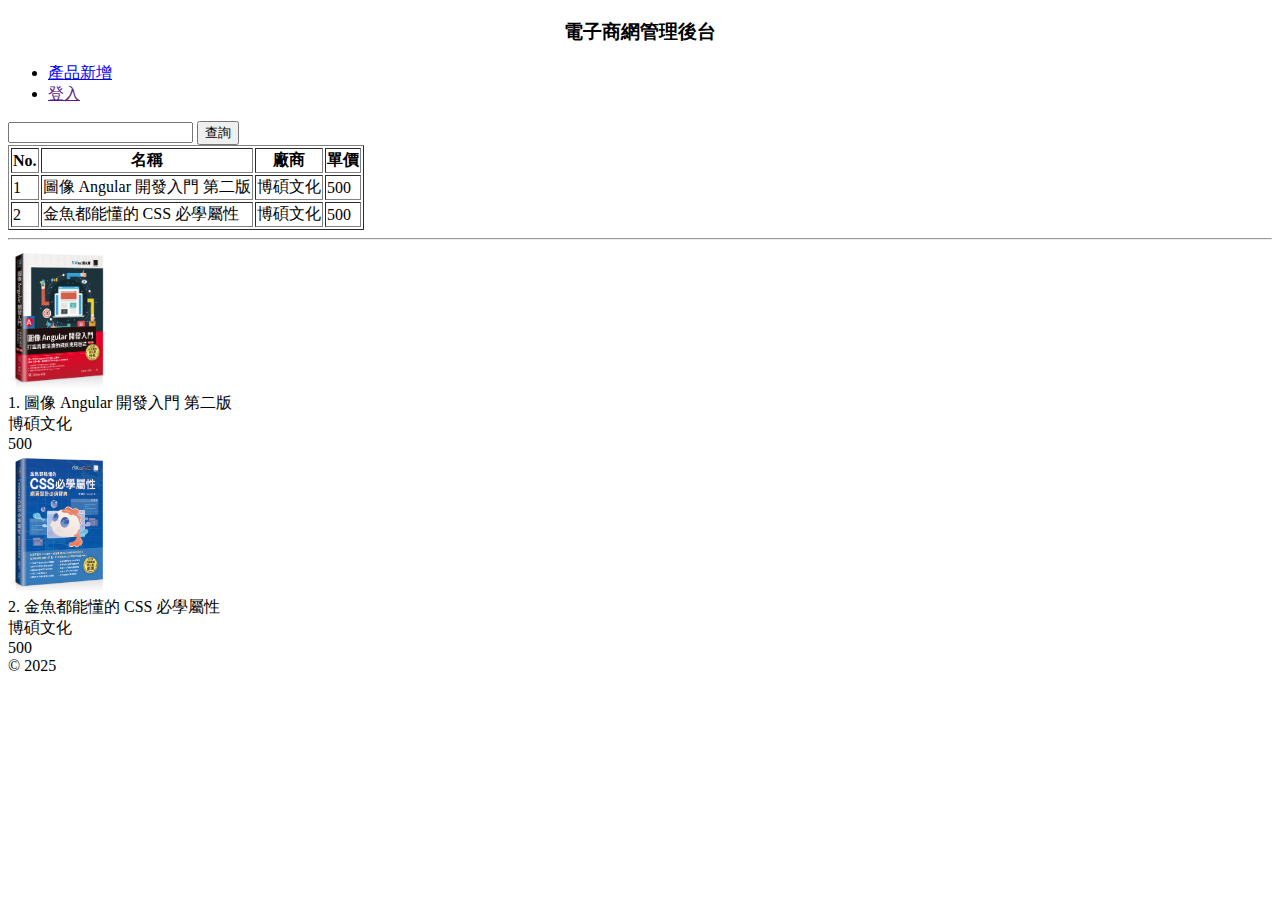
<file: src/index.html>
<!DOCTYPE html>
<html lang="en">
  <head>
    <meta charset="UTF-8" />
    <meta name="viewport" content="width=device-width, initial-scale=1.0" />
    <link rel="stylesheet" href="index.css" />
    <title>電子商網管理後台</title>
  </head>
  <body>
    <header>
      <h3 style="text-align: center">電子商網管理後台</h3>
    </header>
    <section class="body">
    <nav>
      <ul>
        <li>
          <a href="./form.html">產品新增</a>
        </li>
        <li>
          <a href="">登入</a>
        </li>
      </ul>
      </nav>
      <form>
        <input type="text" />
        <button type="button">查詢</button>
      </form>
      <table border="1">
        <tr>
          <th>No.</th>
          <th>名稱</th>
          <th>廠商</th>
          <th>單價</th>
        </tr>
        <tr>
          <td class="id">1</td>
          <td>圖像 Angular 開發入門 第二版</td>
          <td class="company">博碩文化</td>
          <td class="price">500</td>
        </tr>
        <tr>
          <td class="id">2</td>
          <td>金魚都能懂的 CSS 必學屬性</td>
          <td class="company">博碩文化</td>
          <td class="price">500</td>
        </tr>
      </table>
      <hr />
      <section class="card">
        <img src="./assets/images/angular.jpg" alt="" width="100" />
        <div>
          <span>1.</span>
          <span>圖像 Angular 開發入門 第二版</span>
        </div>
        <div>博碩文化</div>
        <div>500</div>
      </section>
      <section class="card">
            <img src="./assets/images/css.jpg" alt="" width="100" />
        <div>
          <span>2.</span>
          <span>金魚都能懂的 CSS 必學屬性</span>
        </div>
        <div>博碩文化</div>
        <div>500</div>
      </section>
    </section>
    <footer>© 2025</footer>
  </body>
</html>
</file>
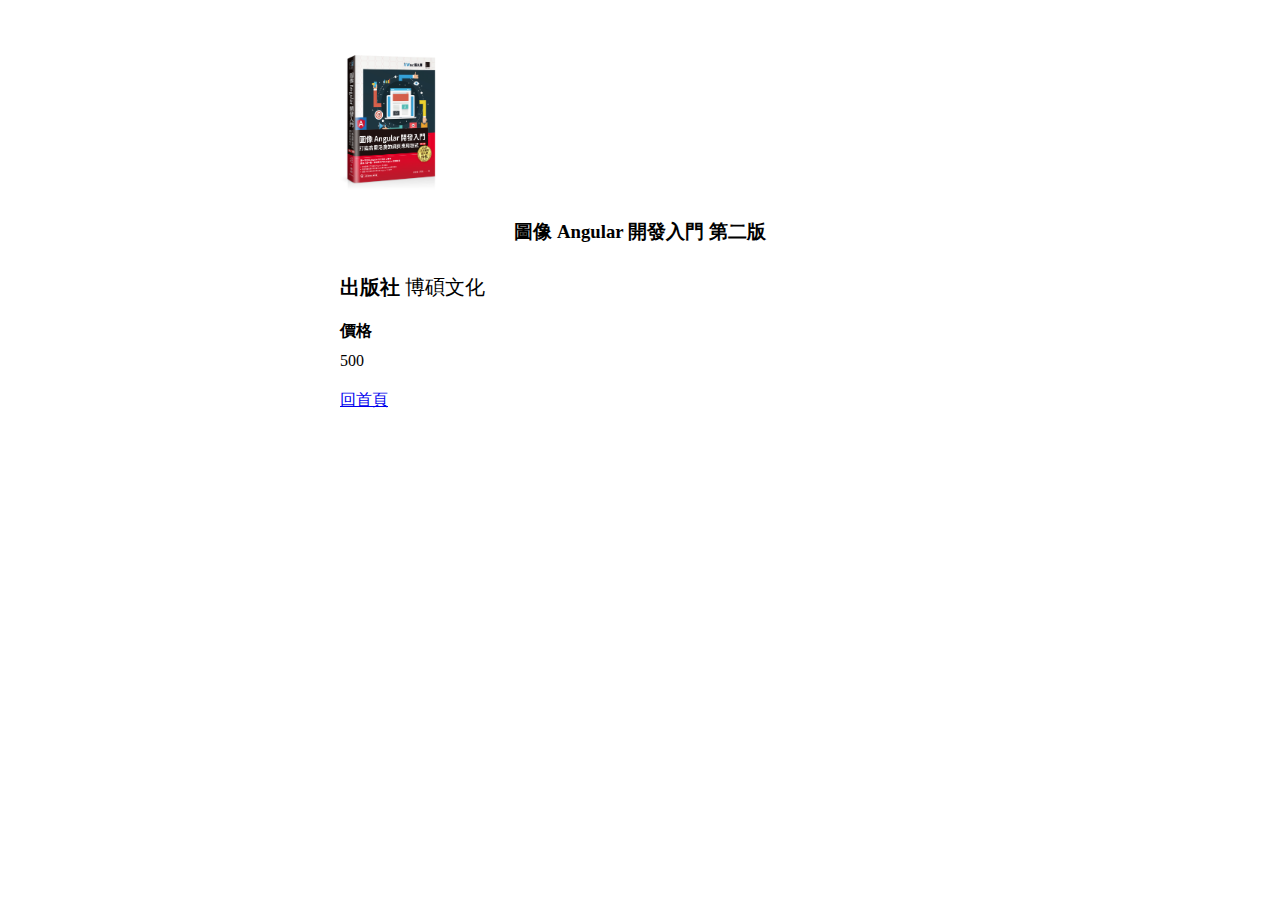
<file: src/angular.html>
<!DOCTYPE html>
<html lang="en">
<head>
    <meta charset="UTF-8">
    <meta name="viewport" content="width=device-width, initial-scale=1.0">
    <title>圖像 Angular 開發入門 第二版</title>
    <link rel="stylesheet" href="angular.css" />
</head>
<body>
    <section class="container">
        <img src="./assets/images/angular.jpg" alt="">
        <h3>圖像 Angular 開發入門 第二版</h3>
        <div class="column">
            <strong>出版社</strong>
            <span>博碩文化</span>
        </div>
        <div class="column"></div>
        <strong>價格</strong>
        <span>500</span>
        <div class="toolbar"></div>
        <a href="./index.html">回首頁</a>
    </div>
    </section>
</body>
</html>
</file>
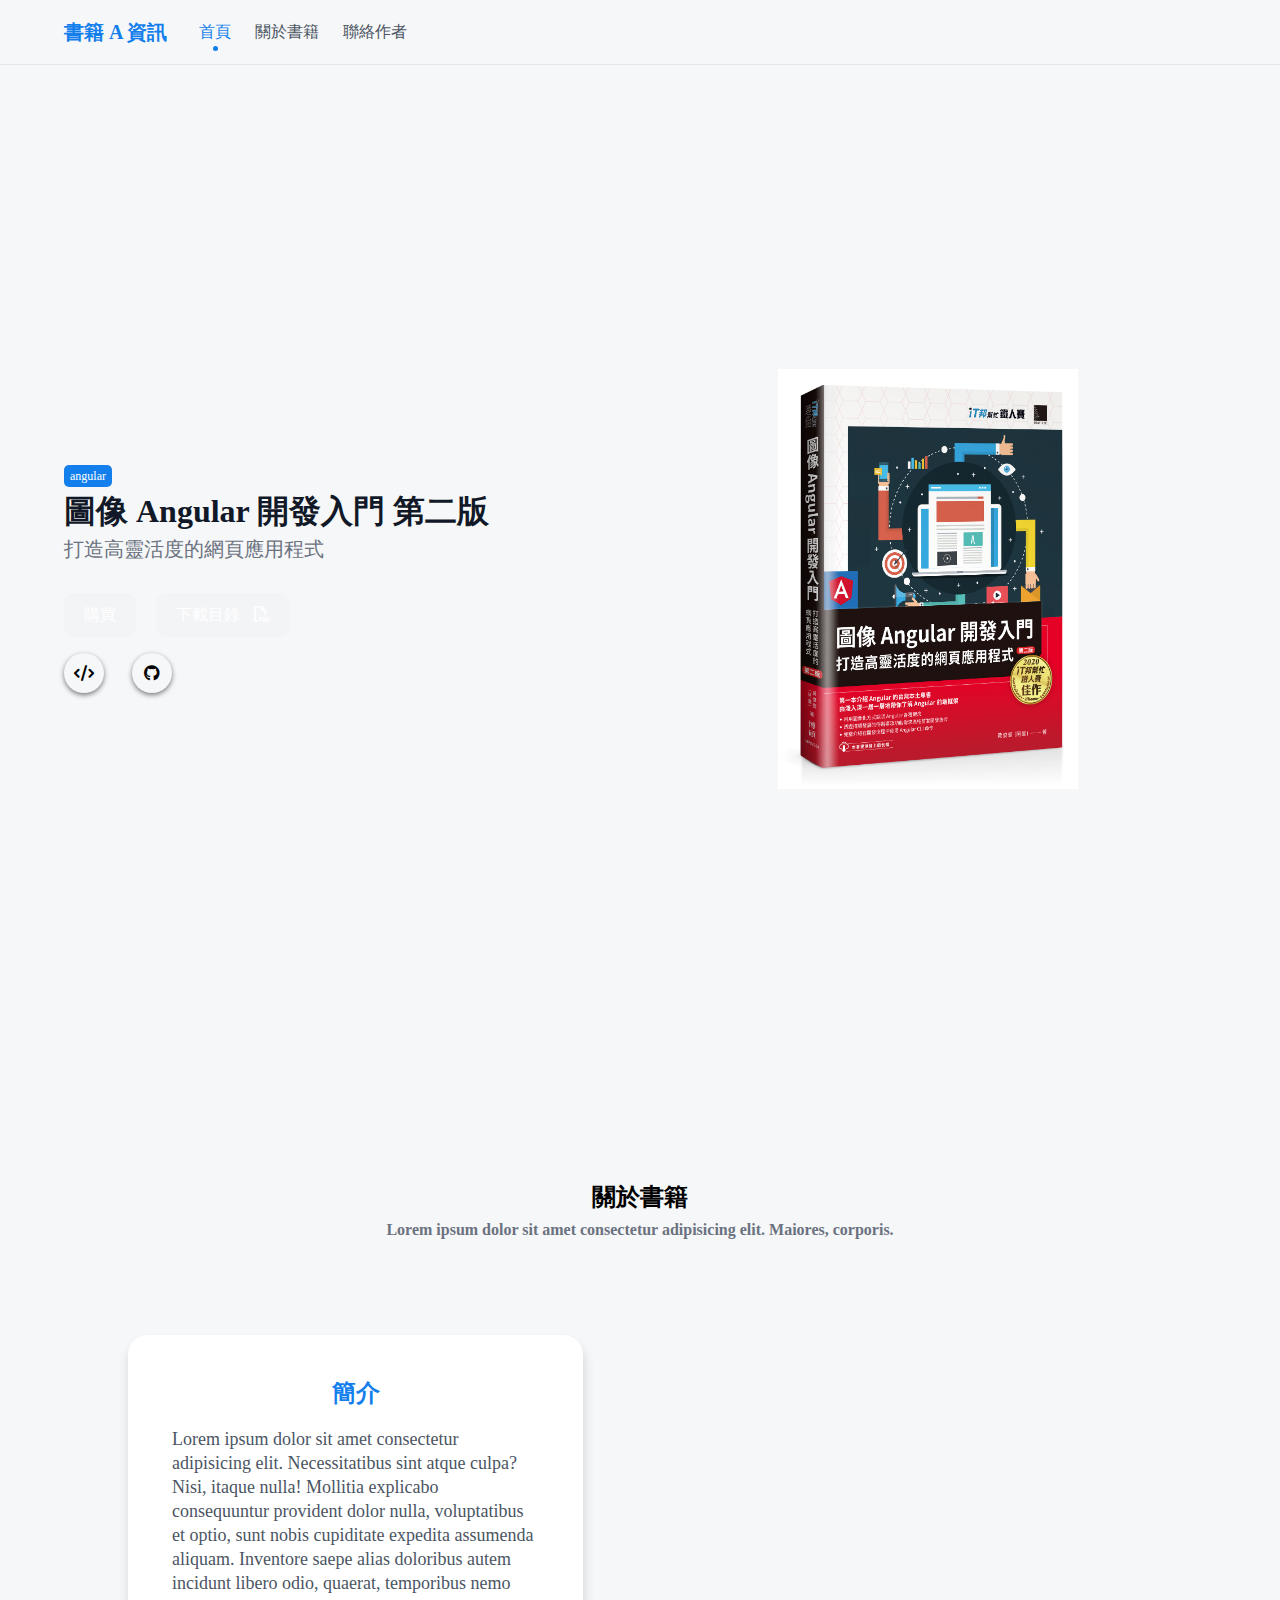
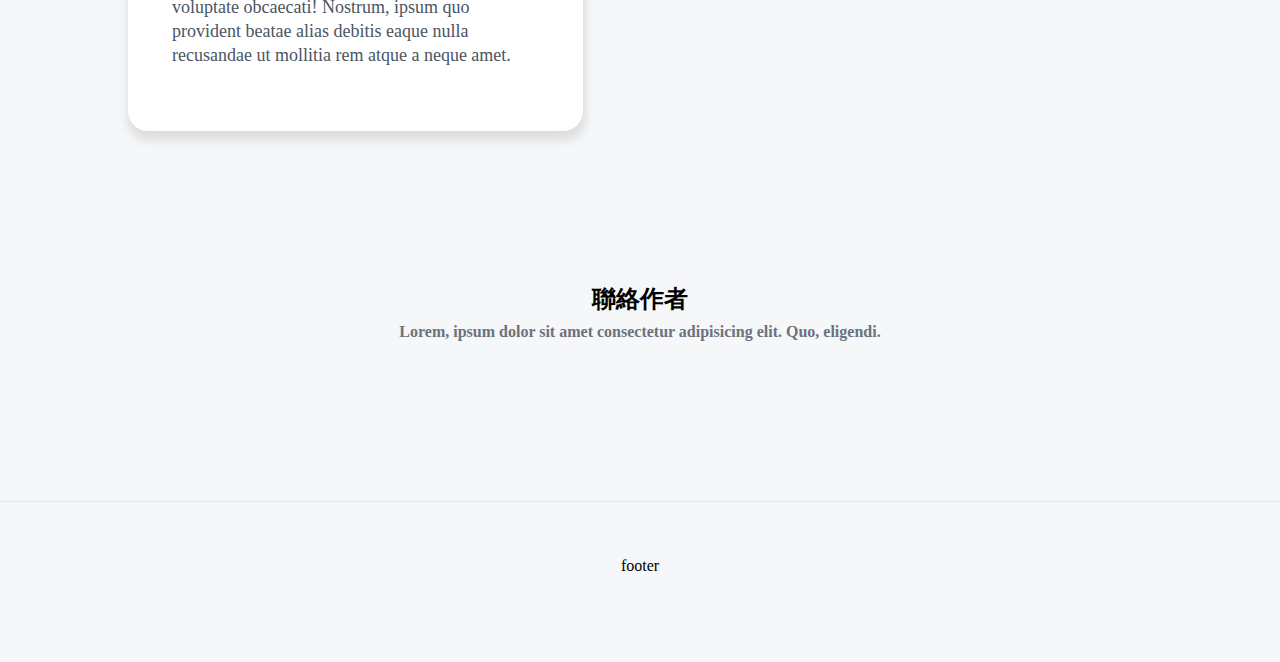
<file: src/book.html>
<!DOCTYPE html>
<html lang="en">
<head>
    <meta charset="UTF-8">
    <meta name="viewport" content="width=device-width, initial-scale=1.0">
    <title>書籍 A 資訊</title>
    <link rel="stylesheet" href="book.min.css">
    <link rel="stylesheet" href="https://cdnjs.cloudflare.com/ajax/libs/font-awesome/6.6.0/css/all.min.css" />
</head>
<body>
<section>
    <header>
        <div class="container">
            <div>
                <h3>書籍 A 資訊</h3>
                <nav>
                    <a href="#home" class="active">首頁</a>
                    <a href="#book">關於書籍</a>
                    <a href="#contact">聯絡作者</a>
                </nav>
            </div>
        </div>
    </header>
    <main class="wrapper">
        <div id="home" class="home">
            <div class="text">
                <span>angular</span>
                <h3>圖像 Angular 開發入門 第二版</h3>
                <strong>打造高靈活度的網頁應用程式</strong>
                <div class="button">
                    <button type="button">購買</button>
                    <button type="button">下載目錄 <i class="fa-regular fa-file-pdf"></i></button>
                </div>
                <div class="icons">
                    <div class="icon"><i class="fa-solid fa-code"></i></div>
                    <div class="icon"><i class="fa-brands fa-github"></i></div>
                </div>
            </div>
            <div class="image">
                <img src="./assets/images/angular.jpg" alt="">
            </div>
        </div>
        <div id="book" class="page">
            <div class="title">
                <h2>關於書籍</h2>
                <strong>Lorem ipsum dolor sit amet consectetur adipisicing elit. Maiores, corporis.</strong>
            </div>
            <div class="content">
                <div class="introduce">
                    <div class="card">
                        <h3>簡介</h3>
                        <div>Lorem ipsum dolor sit amet consectetur adipisicing elit. Necessitatibus sint atque culpa? Nisi, itaque nulla! Mollitia explicabo consequuntur provident dolor nulla, voluptatibus et optio, sunt nobis cupiditate expedita assumenda aliquam.
                        Inventore saepe alias doloribus autem incidunt libero odio, quaerat, temporibus nemo voluptate obcaecati! Nostrum, ipsum quo provident beatae alias debitis eaque nulla recusandae ut mollitia rem atque a neque amet.</div>
                    </div>
                </div>
                <div class="skills"></div>
            </div>
        </div>
        <div  id="contact" class="page">
            <div class="title">
                <h2>聯絡作者</h2>
                <strong>Lorem, ipsum dolor sit amet consectetur adipisicing elit. Quo, eligendi.</strong>
            </div>
        </div>
    </main>
    <footer>
        <div class="container">
        <div>footer</div>
        </div>
    </footer>
</section>
<script src="./main.js"></script>
</body>
</html>
</file>
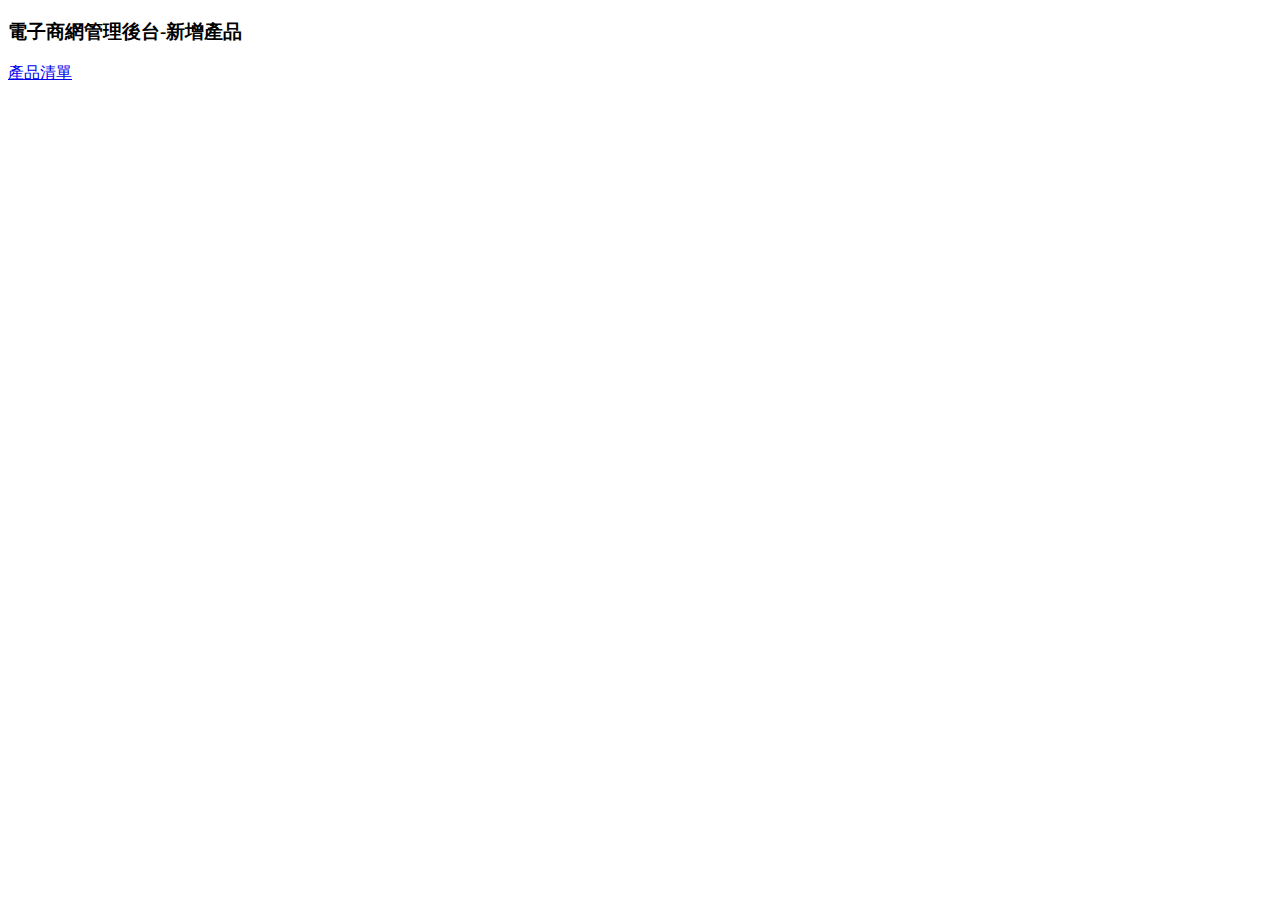
<file: src/form.html>
<!DOCTYPE html>
<html lang="en">
  <head>
    <meta charset="UTF-8" />
    <meta name="viewport" content="width=device-width, initial-scale=1.0" />
    <title>電子商網管理後台</title>
  </head>
  <body>
    <header>
      <h3>電子商網管理後台-新增產品</h3>
    </header>
    <nav>
      <a href="./index.html">產品清單</a>
    </nav>
  </body>
</html>
</file>
<file: src/index.css>
header{
    text-align: center;
}
</file>
<file: src/angular.css>
section.container{
    margin: 0px auto;
    margin-top: 50px;
    width: 600px;
    display: grid;
    grid-template-columns: 200px ifr;
    gap: 10px;
    }

    img{
        width: 100px;
        grid-row: 1 / 5;
    }

    h3,
    div.toolbar{
        text-align: center;
        align-self: center;
    }

div.column{
    font-size: 20px;
    align-self: center;
}
</file>
<file: src/book.min.css>
:root{--primary-color: #137fec;--second-color: #aa8e12;--background-color: #f6f7f8;--header-color:#111827;--text-color: #4b5563;--border-color: #e5e7eb;--gray-color-100: #f3f4f6;--gray-color-500:#6b7280;--white-color: #fff}:root{--search-bar-display: flex;--book-min-width: 256px;--container-padding-left: 2rem;--container-padding-right: 2rem;--header-heading-font-size: 1.25rem;--nav-display: flex;--nav-gap: 1.5rem;--home-heading-font-size: 2rem;--home-image-width: 300px;--home-flex-justify-content: space-between;--home-width: 50%;--about-flex-justify-content: space-between;--introduce-width: 50%;--introduce-card-margin-left: 4rem;--skills-margin-right: 4rem;--skills-width: 50%;--contact-form-grid-column: repeat(2, 300px);--contact-form-grid-rows: 55px 250px auto;--contact-textarea-grid-column: 1 / 3;--contact-button-grid-column: 1 / -1}@media screen and (max-width: 1024px){:root{--home-heading-font-size: 1.5rem;--home-image-width: 250px;--about-flex-direction: column;--about-flex-justify-content: center;--about-align-items: center;--introduce-width: 65%;--introduce-card-margin-left: 0rem;--skills-margin-right: 0rem;--skills-width: 65%;--contact-form-grid-column: repeat(2, 250px)}}@media screen and (max-width: 640px){:root{--container-padding-left: 1.5rem;--container-padding-right: 1.5rem;--header-heading-font-size: 1rem;--nav-gap: 1.25rem;--home-flex-direction: column-reverse;--home-flex-justify-content: center;--home-text-align-items: center;--home-width: 100%;--home-gap: 1.5rem;--introduce-width: 90%;--skills-width: 90%;--contact-margin-bottom:0px;--contact-form-grid-column: 80vw;--contact-form-grid-rows: 55px 55px 250px auto;--contact-textarea-grid-column: auto;--contact-button-grid-column: auto}}header{border-bottom:solid 1px var(--border-color);background-color:var(--background-color);position:sticky;top:0;z-index:50}header div.container>div{gap:2rem}header h3{margin:0px;font-size:var(--header-heading-font-size);font-weight:700;line-height:1.75rem;color:var(--primary-color)}header nav{display:var(--nav-display);gap:var(--nav-gap)}header nav .active{position:relative;color:var(--primary-color)}header nav .active::after{content:"";width:5px;height:5px;background-color:var(--primary-color);border-radius:50%;position:absolute;left:calc(50% - 2.5px);bottom:-8px}section{width:100%}section div.container{max-width:90vw;margin:0px auto;padding-left:var(--container-padding-left);padding-right:var(--container-padding-right)}section div.container>div{width:100%;height:4rem;display:flex;align-items:center}section main.wrapper{max-width:90vw;margin:0 auto;padding-left:var(--container-padding-left);padding-right:var(--container-padding-right)}section main.wrapper>div{padding-block:4rem}section main.wrapper>div.home{height:100vh}section main.wrapper>div.page div.title{margin-top:1.5rem;margin-bottom:6rem;text-align:center}section main.wrapper>div.page div.title h2{margin:0;margin-bottom:.5rem}section main.wrapper>div.page div.title strong{color:var(--gray-color-500)}a{color:var(--text-color);text-decoration:inherit}a:hover{color:var(--primary-color)}.icon{display:flex;justify-content:center;align-items:center;width:40px;height:40px;border-radius:50%;box-shadow:0px 2px 5px 0px rgba(0,0,0,.5);cursor:pointer}footer{border-top:1px solid var(--border-color);padding-block:2rem 4rem;display:flex;flex-direction:column;justify-content:center;align-items:center;row-gap:30px}footer h3{margin:0;font-size:1.5rem;font-weight:500;line-height:3rem;color:var(--header-color)}footer nav{display:var(--nav-display);justify-content:center;gap:1.5rem}footer div.icons{display:flex;justify-content:center;gap:30px}footer div.copy-right{font-size:.875rem;font-weight:400;line-height:1rem}div.home{display:flex;flex-direction:var(--home-flex-direction);justify-content:var(--home-flex-justify-content);gap:var(--home-gap)}div.home>div{width:var(--home-width)}div.home>div.text{display:flex;flex-direction:column;justify-content:center;align-items:var(--home-text-align-items)}div.home>div.text>span{align-self:var(--home-text-align-items, flex-start);background-color:var(--primary-color);color:var(--white-color);padding:3px 6px;font-size:.75rem;font-weight:400;line-height:1rem;border-radius:5px}div.home>div.text h3{margin:0;font-size:var(--home-heading-font-size);font-weight:700;line-height:3rem;color:var(--header-color)}div.home>div.text strong{font-size:1.25rem;font-weight:400;line-height:1.75rem;margin-bottom:30px;color:var(--gray-color-500)}div.home>div.text div.button{display:flex;gap:1.25em}div.home>div.text div.button button{font-size:1rem;font-weight:500;line-height:1.25rem;padding:.75rem 1.25rem;background-color:var(--gray-color-100);border:none;border-radius:10px;cursor:pointer}div.home>div.text div.button button:hover{background-color:var(--second-color);color:var(--white-color)}div.home>div.text div.button button>i{margin-left:10px}div.home>div.text div.icons{margin-top:1rem;display:flex;gap:1.75rem}div.home>div.image{display:flex;justify-content:center;align-items:center}div.home>div.image img{width:var(--home-image-width)}div.content{display:flex;flex-direction:var(--about-flex-direction);justify-content:var(--about-flex-justify-content);align-items:var(--about-align-items);gap:50px}div.introduce{width:var(--introduce-width)}div.introduce div.card{display:flex;flex-direction:column;justify-content:center;align-items:center;margin-left:var(--introduce-card-margin-left);padding:1.5rem 1.25rem 4rem;background-color:var(--white-color);border-radius:20px;box-shadow:1px 8px 10px 2px rgba(0,0,0,.1)}div.introduce div.card h3{margin-bottom:1.5rem;font-size:1.5rem;font-weight:600;line-height:1.25rem;color:var(--primary-color)}div.introduce div.card>div{padding-inline:1.5rem;font-size:1.125rem;font-weight:400;line-height:1.5rem;color:var(--text-color)}div.skills{margin-right:var(--skills-margin-right);width:var(--skills-width);display:flex;flex-direction:column;gap:2rem}div.skills .item{display:flex;flex-direction:column;gap:5px}div.skills .item .skill{display:flex;justify-content:space-between;align-items:center}div.skills .item .progress{height:10px;border:solid 1px #ccc}div.skills .item .progress .progress-bar{height:10px;background-color:var(--primary-color)}div.content{display:flex;justify-content:center;margin-bottom:var(--contact-margin-bottom)}div.form{display:grid;grid-template-columns:var(--contact-form-grid-column);grid-template-rows:var(--contact-form-grid-rows);gap:10px}div input,div textarea{background:rgba(0,0,0,0);border:2px solid #aaa;border-radius:10px;padding:15px 20px}div textarea{grid-column:var(--contact-textarea-grid-column);resize:none}div button{justify-self:center;grid-column:var(--contact-button-grid-column);font-size:1rem;font-weight:500;line-height:1.25rem;padding:.75rem 1.25rem;border:none;border-radius:10px;background-color:var(--primary-color);color:var(--white-color)}div button i{margin-left:10px}html,body{margin:0;padding:0}html{scroll-behavior:smooth}body{background-color:var(--background-color)}/*# sourceMappingURL=book.min.css.map */
</file>
